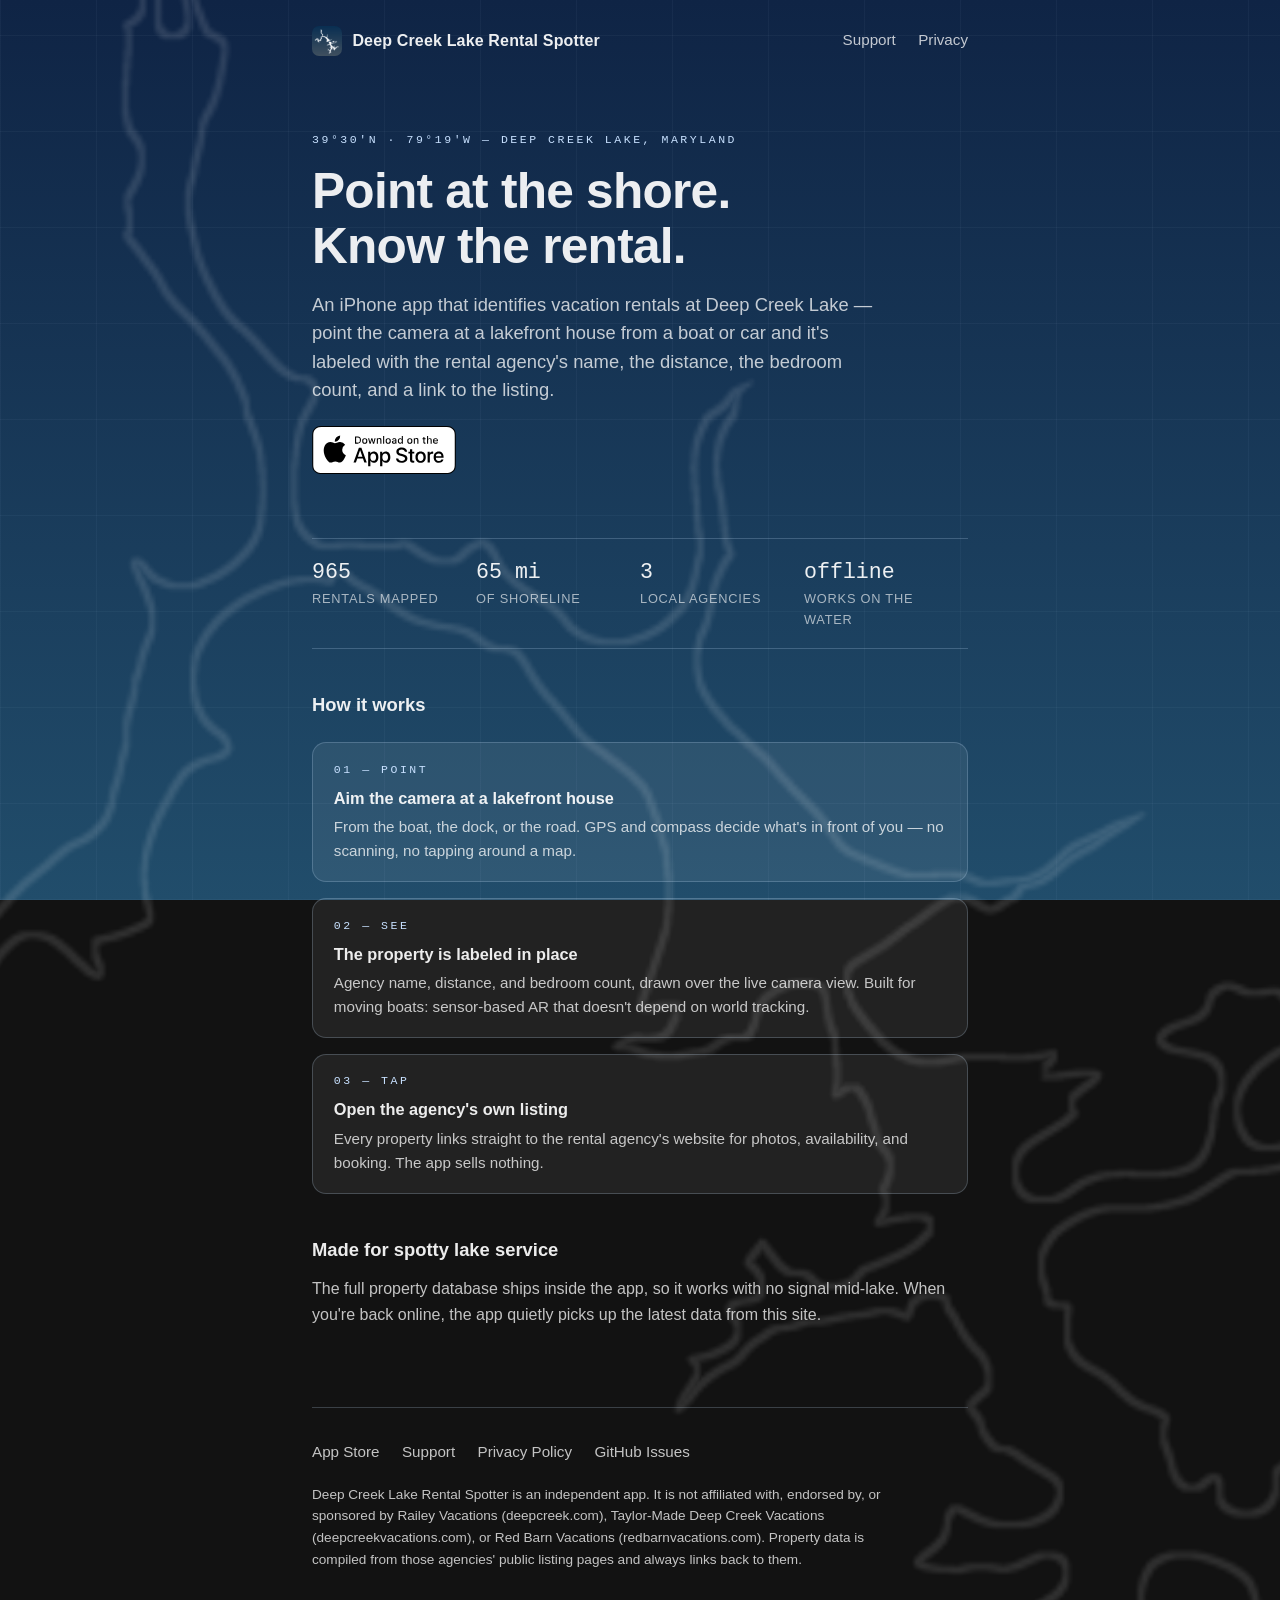
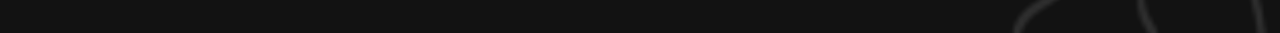
<file: index.html>
<!DOCTYPE html>
<html lang="en">
<head>
<meta charset="utf-8">
<meta name="viewport" content="width=device-width, initial-scale=1">
<title>Deep Creek Lake Rental Spotter</title>
<meta name="description" content="An iPhone app that identifies vacation rentals at Deep Creek Lake, MD — point the camera at lakefront properties from a boat or car.">
<meta name="theme-color" content="#0F2445">
<meta name="apple-itunes-app" content="app-id=6799663323">
<meta property="og:title" content="Deep Creek Lake Rental Spotter">
<meta property="og:description" content="Point the camera at a lakefront house and see which rental it is — from a boat or car at Deep Creek Lake, Maryland. Now on the App Store.">
<meta property="og:image" content="https://mschmidt18.github.io/deep-creek-ar-site/assets/og-card.png">
<meta property="og:image:width" content="1200">
<meta property="og:image:height" content="628">
<meta property="og:image:alt" content="Deep Creek Lake Rental Spotter — download on the App Store.">
<meta property="og:type" content="website">
<meta property="og:url" content="https://mschmidt18.github.io/deep-creek-ar-site/">
<meta name="twitter:card" content="summary_large_image">
<link rel="icon" type="image/png" href="assets/favicon.png">
<link rel="apple-touch-icon" href="assets/apple-touch-icon.png">
<link rel="stylesheet" href="assets/styles.css">
</head>
<body>
<img class="lake-watermark" src="assets/lake-hero.png" alt="" aria-hidden="true">

<div class="page">
  <header class="site-header">
    <a class="brand" href="./"><img src="assets/apple-touch-icon.png" alt="">Deep Creek Lake Rental Spotter</a>
    <nav class="site-nav">
      <a href="support/">Support</a>
      <a href="privacy/">Privacy</a>
    </nav>
  </header>

  <main>
    <section class="hero">
      <p class="kicker rise">39°30′N · 79°19′W — Deep Creek Lake, Maryland</p>
      <h1 class="rise">Point at the shore.<br>Know the rental.</h1>
      <p class="lede rise">An iPhone app that identifies vacation rentals at Deep Creek Lake — point the
      camera at a lakefront house from a boat or car and it's labeled with the rental
      agency's name, the distance, the bedroom count, and a link to the listing.</p>
      <div class="cta rise">
        <a class="badge-link" href="https://apps.apple.com/us/app/deep-creek-lake-rental-spotter/id6799663323?itscg=30200&amp;itsct=apps_box_badge&amp;mttnsubad=6799663323">
          <img src="assets/app-store-badge.svg" alt="Download on the App Store" width="144" height="48">
        </a>
      </div>
    </section>

    <dl class="stats">
      <div><dt id="rental-count">~980</dt><dd>rentals mapped</dd></div>
      <div><dt>65 mi</dt><dd>of shoreline</dd></div>
      <div><dt>3</dt><dd>local agencies</dd></div>
      <div><dt>offline</dt><dd>works on the water</dd></div>
    </dl>

    <section>
      <h2>How it works</h2>
      <ol class="steps">
        <li>
          <span class="num">01 — POINT</span>
          <h3>Aim the camera at a lakefront house</h3>
          <p>From the boat, the dock, or the road. GPS and compass decide what's in
          front of you — no scanning, no tapping around a map.</p>
        </li>
        <li>
          <span class="num">02 — SEE</span>
          <h3>The property is labeled in place</h3>
          <p>Agency name, distance, and bedroom count, drawn over the live camera
          view. Built for moving boats: sensor-based AR that doesn't depend on
          world tracking.</p>
        </li>
        <li>
          <span class="num">03 — TAP</span>
          <h3>Open the agency's own listing</h3>
          <p>Every property links straight to the rental agency's website for photos,
          availability, and booking. The app sells nothing.</p>
        </li>
      </ol>
    </section>

    <section>
      <h2>Made for spotty lake service</h2>
      <p>The full property database ships inside the app, so it works with no signal
      mid-lake. When you're back online, the app quietly picks up the latest data
      from this site.</p>
    </section>
  </main>

  <footer class="site-footer">
    <nav>
      <a href="https://apps.apple.com/us/app/deep-creek-lake-rental-spotter/id6799663323?itscg=30200&amp;itsct=apps_box_badge&amp;mttnsubad=6799663323">App Store</a>
      <a href="support/">Support</a>
      <a href="privacy/">Privacy Policy</a>
      <a href="https://github.com/mschmidt18/deep-creek-ar-site/issues">GitHub Issues</a>
    </nav>
    <p class="fineprint">Deep Creek Lake Rental Spotter is an independent app. It is not affiliated with,
    endorsed by, or sponsored by Railey Vacations (deepcreek.com), Taylor-Made Deep
    Creek Vacations (deepcreekvacations.com), or Red Barn Vacations
    (redbarnvacations.com). Property data is compiled from those agencies' public
    listing pages and always links back to them.</p>
  </footer>
</div>

<script>
/* The "rentals mapped" stat mirrors data/properties-v2.json — the same hosted
   dataset the app polls — so publishing a new dataset updates it with no page
   edit. The approximate figure in the markup stands whenever the fetch or JS
   is unavailable. */
fetch("data/properties-v2.json")
  .then(function (r) { return r.ok ? r.json() : Promise.reject(); })
  .then(function (d) {
    if (Array.isArray(d.properties) && d.properties.length > 0) {
      document.getElementById("rental-count").textContent =
        d.properties.length.toLocaleString("en-US");
    }
  })
  .catch(function () {});
</script>
</body>
</html>
</file>
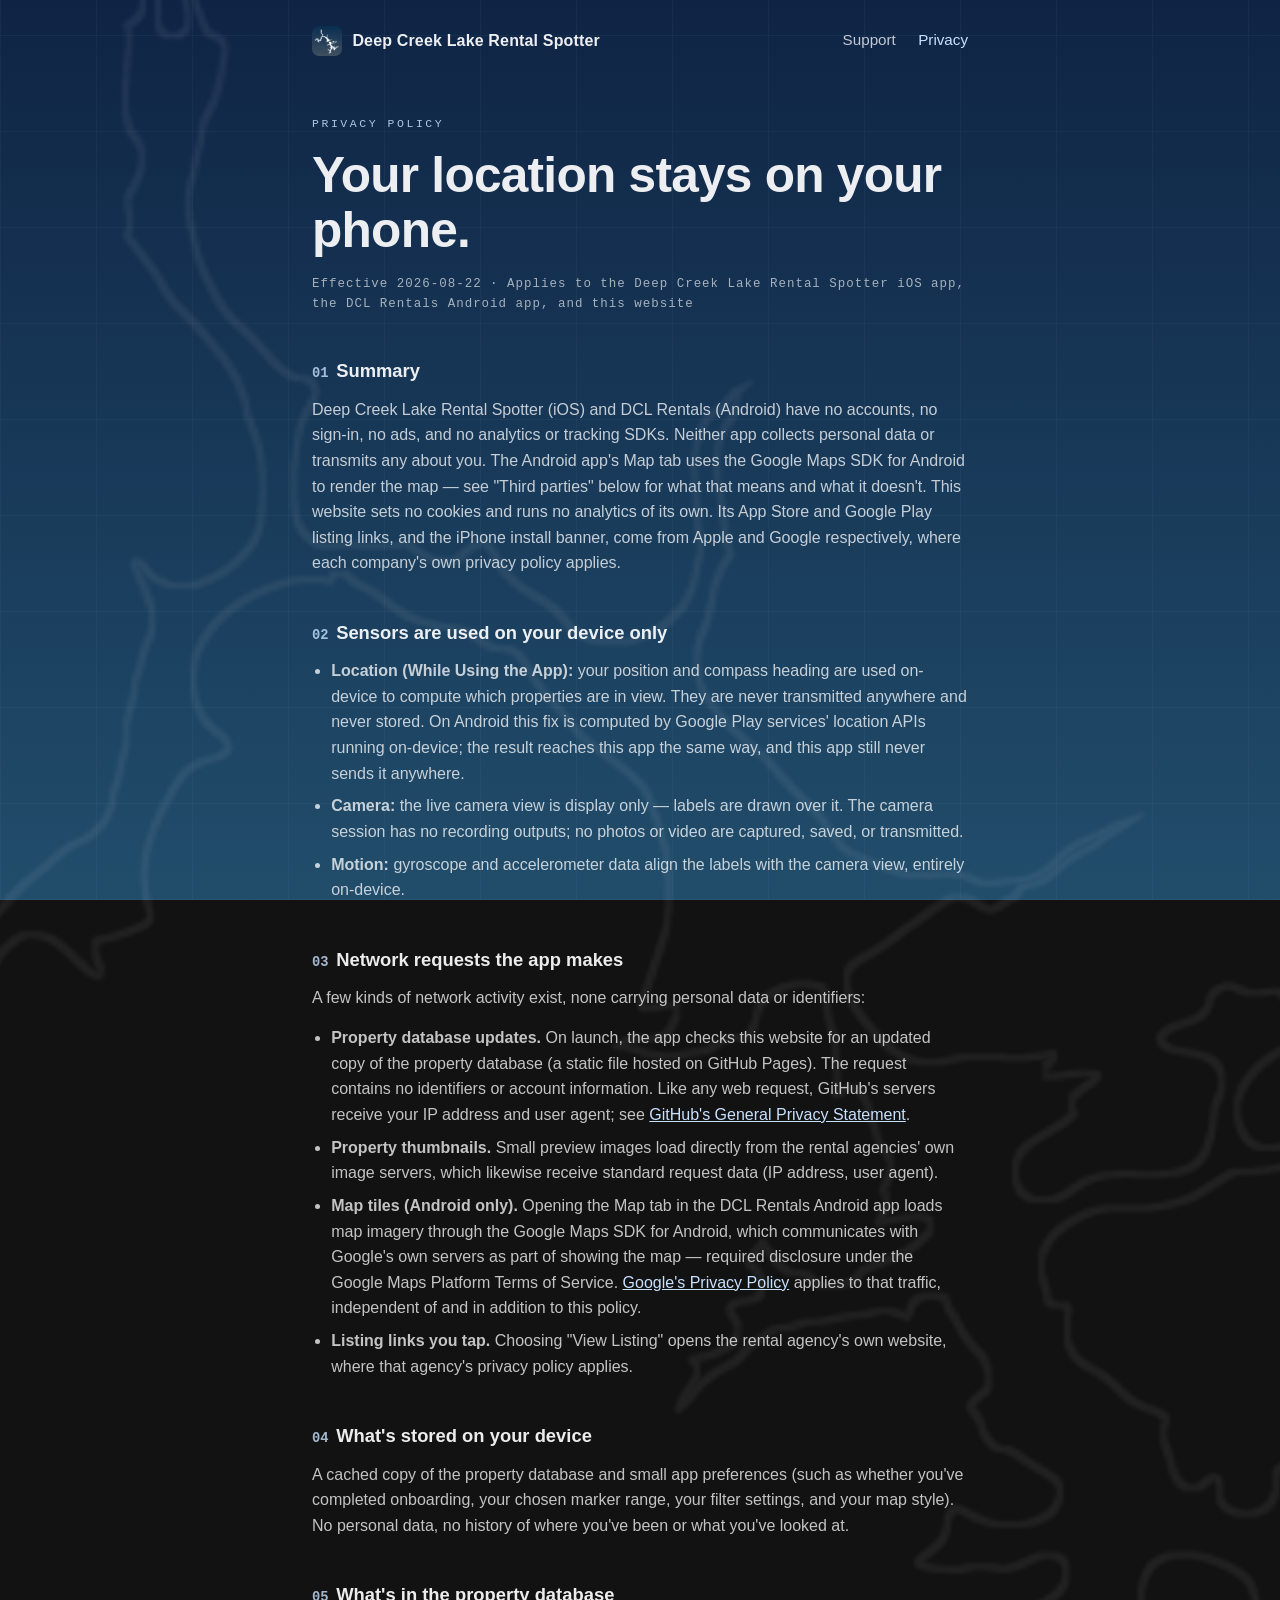
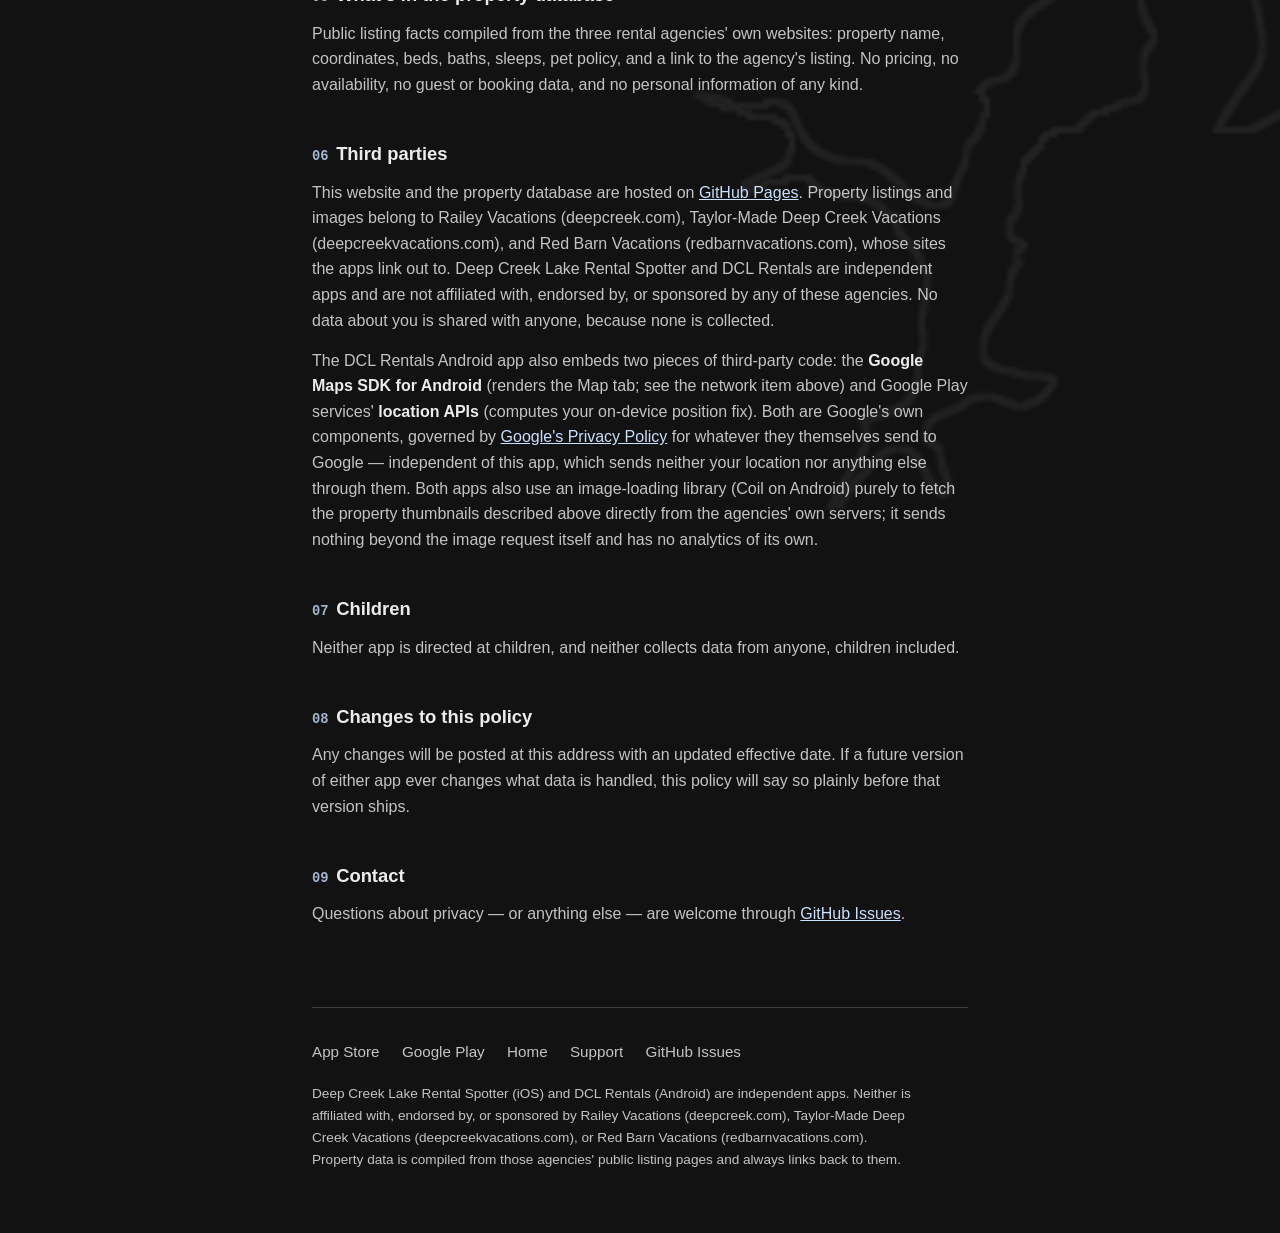
<file: privacy/index.html>
<!DOCTYPE html>
<html lang="en">
<head>
<meta charset="utf-8">
<meta name="viewport" content="width=device-width, initial-scale=1">
<title>Privacy Policy — Deep Creek Lake Rental Spotter &amp; DCL Rentals</title>
<meta name="description" content="Privacy policy for the Deep Creek Lake Rental Spotter iPhone app and the DCL Rentals Android app: no accounts, no analytics or tracking SDKs, no personal data collected.">
<meta name="theme-color" content="#0F2445">
<meta name="apple-itunes-app" content="app-id=6799663323">
<meta name="google-play-app" content="app-id=co.schmatt.dclrentals">
<link rel="icon" type="image/png" href="../assets/favicon.png">
<link rel="apple-touch-icon" href="../assets/apple-touch-icon.png">
<link rel="stylesheet" href="../assets/styles.css">
</head>
<body>
<img class="lake-watermark faint" src="../assets/lake-hero.png" alt="" aria-hidden="true">

<div class="page">
  <header class="site-header">
    <a class="brand" href="../"><img src="../assets/apple-touch-icon.png" alt="">Deep Creek Lake Rental Spotter</a>
    <nav class="site-nav">
      <a href="../support/">Support</a>
      <a href="./" aria-current="page">Privacy</a>
    </nav>
  </header>

  <main class="doc">
    <p class="kicker">Privacy Policy</p>
    <h1>Your location stays on your phone.</h1>
    <p class="doc-meta">Effective 2026-08-22 · Applies to the Deep Creek Lake Rental Spotter iOS app, the DCL Rentals Android app, and this website</p>

    <h2><span class="index">01</span>Summary</h2>
    <p>Deep Creek Lake Rental Spotter (iOS) and DCL Rentals (Android) have no accounts, no
    sign-in, no ads, and no analytics or tracking SDKs. Neither app collects personal data or
    transmits any about you. The Android app's Map tab uses the Google Maps SDK for Android to
    render the map — see "Third parties" below for what that means and what it doesn't. This
    website sets no cookies and runs no analytics of its own. Its App Store and Google Play
    listing links, and the iPhone install banner, come from Apple and Google respectively, where
    each company's own privacy policy applies.</p>

    <h2><span class="index">02</span>Sensors are used on your device only</h2>
    <ul>
      <li><strong>Location (While Using the App):</strong> your position and compass heading are
      used on-device to compute which properties are in view. They are never transmitted anywhere
      and never stored. On Android this fix is computed by Google Play services' location APIs
      running on-device; the result reaches this app the same way, and this app still never sends
      it anywhere.</li>
      <li><strong>Camera:</strong> the live camera view is display only — labels are drawn over
      it. The camera session has no recording outputs; no photos or video are captured, saved, or
      transmitted.</li>
      <li><strong>Motion:</strong> gyroscope and accelerometer data align the labels with the
      camera view, entirely on-device.</li>
    </ul>

    <h2><span class="index">03</span>Network requests the app makes</h2>
    <p>A few kinds of network activity exist, none carrying personal data or identifiers:</p>
    <ul>
      <li><strong>Property database updates.</strong> On launch, the app checks this website for
      an updated copy of the property database (a static file hosted on GitHub Pages). The
      request contains no identifiers or account information. Like any web request, GitHub's
      servers receive your IP address and user agent; see <a href="https://docs.github.com/en/site-policy/privacy-policies/github-general-privacy-statement">GitHub's
      General Privacy Statement</a>.</li>
      <li><strong>Property thumbnails.</strong> Small preview images load directly from the
      rental agencies' own image servers, which likewise receive standard request data (IP
      address, user agent).</li>
      <li><strong>Map tiles (Android only).</strong> Opening the Map tab in the DCL Rentals
      Android app loads map imagery through the Google Maps SDK for Android, which communicates
      with Google's own servers as part of showing the map — required disclosure under the Google
      Maps Platform Terms of Service. <a href="https://policies.google.com/privacy">Google's
      Privacy Policy</a> applies to that traffic, independent of and in addition to this policy.</li>
      <li><strong>Listing links you tap.</strong> Choosing "View Listing" opens the rental
      agency's own website, where that agency's privacy policy applies.</li>
    </ul>

    <h2><span class="index">04</span>What's stored on your device</h2>
    <p>A cached copy of the property database and small app preferences (such as whether you've
    completed onboarding, your chosen marker range, your filter settings, and your map style). No
    personal data, no history of where you've been or what you've looked at.</p>

    <h2><span class="index">05</span>What's in the property database</h2>
    <p>Public listing facts compiled from the three rental agencies' own websites: property name,
    coordinates, beds, baths, sleeps, pet policy, and a link to the agency's listing. No pricing,
    no availability, no guest or booking data, and no personal information of any kind.</p>

    <h2><span class="index">06</span>Third parties</h2>
    <p>This website and the property database are hosted on
    <a href="https://pages.github.com">GitHub Pages</a>. Property listings and images belong to
    Railey Vacations (deepcreek.com), Taylor-Made Deep Creek Vacations (deepcreekvacations.com),
    and Red Barn Vacations (redbarnvacations.com), whose sites the apps link out to. Deep Creek
    Lake Rental Spotter and DCL Rentals are independent apps and are not affiliated with,
    endorsed by, or sponsored by any of these agencies. No data about you is shared with anyone,
    because none is collected.</p>
    <p>The DCL Rentals Android app also embeds two pieces of third-party code: the <strong>Google
    Maps SDK for Android</strong> (renders the Map tab; see the network item above) and Google
    Play services' <strong>location APIs</strong> (computes your on-device position fix). Both are
    Google's own components, governed by <a href="https://policies.google.com/privacy">Google's
    Privacy Policy</a> for whatever they themselves send to Google — independent of this app,
    which sends neither your location nor anything else through them. Both apps also use an
    image-loading library (Coil on Android) purely to fetch the property thumbnails described
    above directly from the agencies' own servers; it sends nothing beyond the image request
    itself and has no analytics of its own.</p>

    <h2><span class="index">07</span>Children</h2>
    <p>Neither app is directed at children, and neither collects data from anyone, children
    included.</p>

    <h2><span class="index">08</span>Changes to this policy</h2>
    <p>Any changes will be posted at this address with an updated effective date. If a future
    version of either app ever changes what data is handled, this policy will say so plainly
    before that version ships.</p>

    <h2><span class="index">09</span>Contact</h2>
    <p>Questions about privacy — or anything else — are welcome through
    <a href="https://github.com/mschmidt18/deep-creek-ar-site/issues">GitHub Issues</a>.</p>
  </main>

  <footer class="site-footer">
    <nav>
      <a href="https://apps.apple.com/us/app/deep-creek-lake-rental-spotter/id6799663323?itscg=30200&amp;itsct=apps_box_badge&amp;mttnsubad=6799663323">App Store</a>
      <a href="https://play.google.com/store/apps/details?id=co.schmatt.dclrentals">Google Play</a>
      <a href="../">Home</a>
      <a href="../support/">Support</a>
      <a href="https://github.com/mschmidt18/deep-creek-ar-site/issues">GitHub Issues</a>
    </nav>
    <p class="fineprint">Deep Creek Lake Rental Spotter (iOS) and DCL Rentals (Android) are
    independent apps. Neither is affiliated with, endorsed by, or sponsored by Railey Vacations
    (deepcreek.com), Taylor-Made Deep Creek Vacations (deepcreekvacations.com), or Red Barn
    Vacations (redbarnvacations.com). Property data is compiled from those agencies' public
    listing pages and always links back to them.</p>
  </footer>
</div>
</body>
</html>
</file>
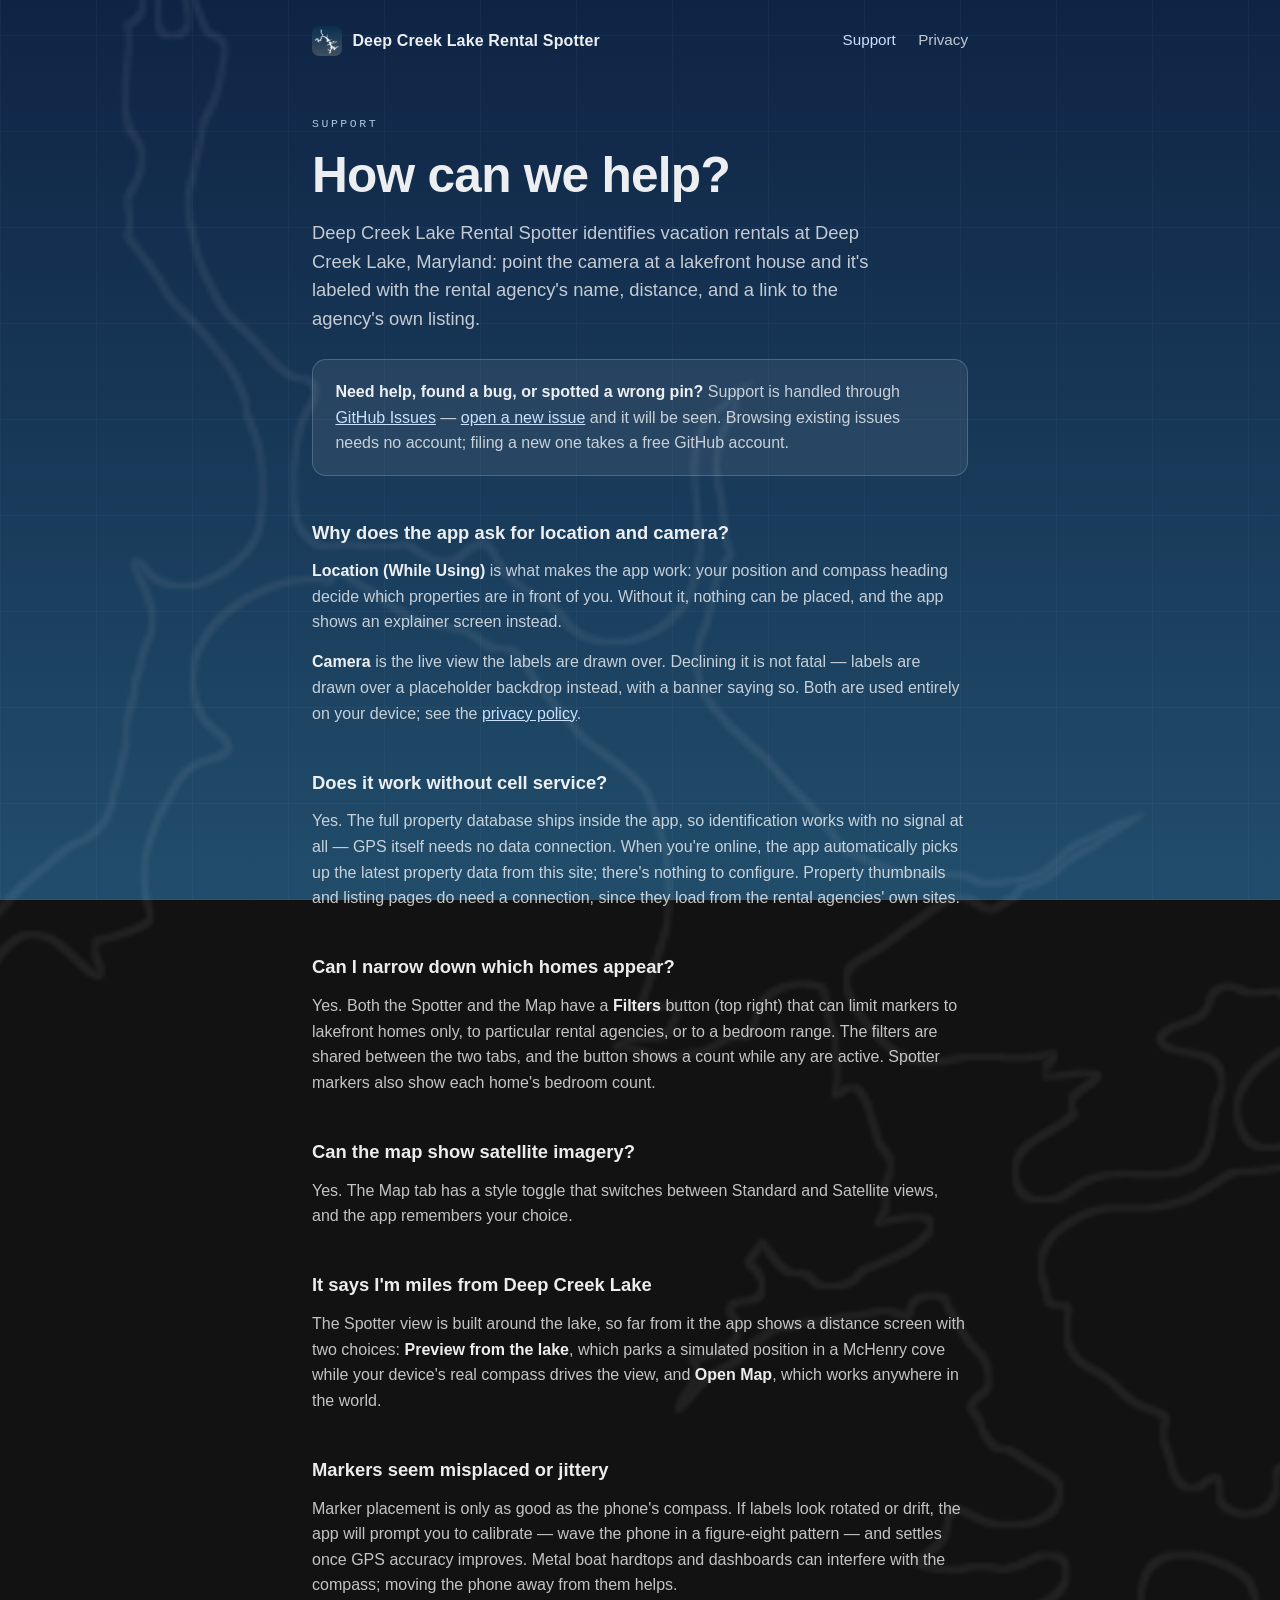
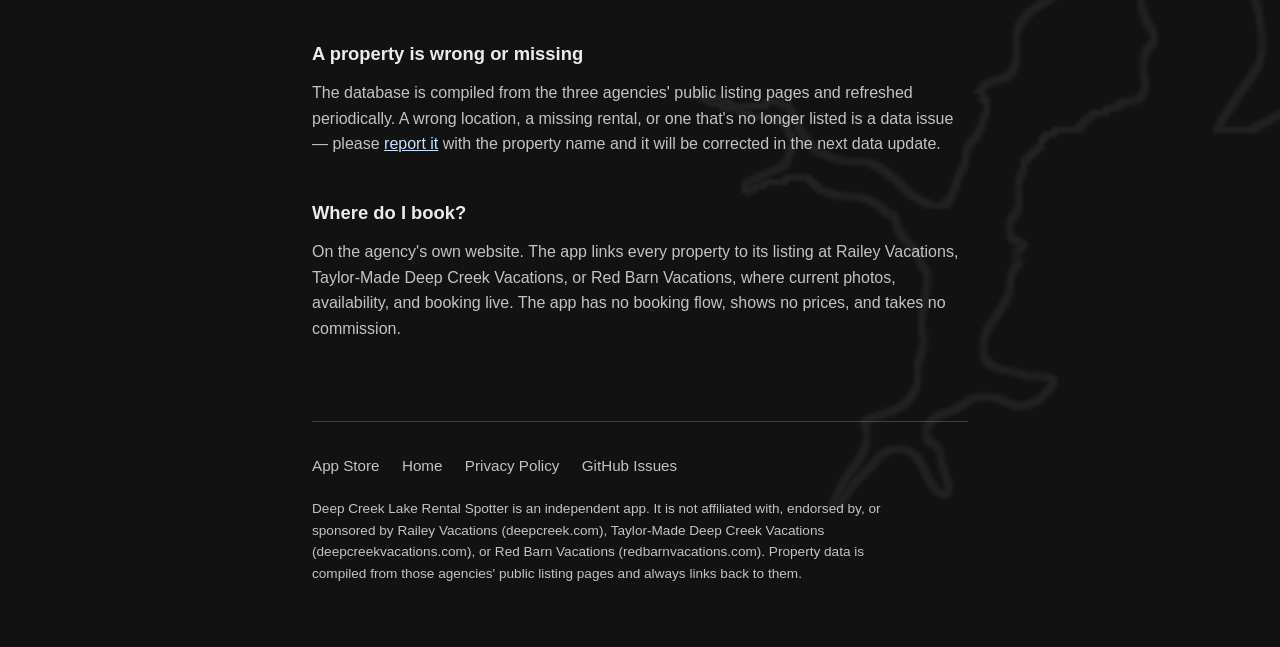
<file: support/index.html>
<!DOCTYPE html>
<html lang="en">
<head>
<meta charset="utf-8">
<meta name="viewport" content="width=device-width, initial-scale=1">
<title>Support — Deep Creek Lake Rental Spotter</title>
<meta name="description" content="Support and frequently asked questions for the Deep Creek Lake Rental Spotter iPhone app.">
<meta name="theme-color" content="#0F2445">
<meta name="apple-itunes-app" content="app-id=6799663323">
<link rel="icon" type="image/png" href="../assets/favicon.png">
<link rel="apple-touch-icon" href="../assets/apple-touch-icon.png">
<link rel="stylesheet" href="../assets/styles.css">
</head>
<body>
<img class="lake-watermark faint" src="../assets/lake-hero.png" alt="" aria-hidden="true">

<div class="page">
  <header class="site-header">
    <a class="brand" href="../"><img src="../assets/apple-touch-icon.png" alt="">Deep Creek Lake Rental Spotter</a>
    <nav class="site-nav">
      <a href="./" aria-current="page">Support</a>
      <a href="../privacy/">Privacy</a>
    </nav>
  </header>

  <main class="doc">
    <p class="kicker">Support</p>
    <h1>How can we help?</h1>
    <p class="lede">Deep Creek Lake Rental Spotter identifies vacation rentals at Deep Creek Lake,
    Maryland: point the camera at a lakefront house and it's labeled with the rental
    agency's name, distance, and a link to the agency's own listing.</p>

    <div class="card">
      <p><strong>Need help, found a bug, or spotted a wrong pin?</strong>
      Support is handled through
      <a href="https://github.com/mschmidt18/deep-creek-ar-site/issues">GitHub Issues</a> —
      <a href="https://github.com/mschmidt18/deep-creek-ar-site/issues/new">open a new issue</a>
      and it will be seen. Browsing existing issues needs no account; filing a new one
      takes a free GitHub account.</p>
    </div>

    <h2>Why does the app ask for location and camera?</h2>
    <p><strong>Location (While Using)</strong> is what makes the app work: your position and
    compass heading decide which properties are in front of you. Without it, nothing
    can be placed, and the app shows an explainer screen instead.</p>
    <p><strong>Camera</strong> is the live view the labels are drawn over. Declining it is not
    fatal — labels are drawn over a placeholder backdrop instead, with a banner
    saying so. Both are used entirely on your device; see the
    <a href="../privacy/">privacy policy</a>.</p>

    <h2>Does it work without cell service?</h2>
    <p>Yes. The full property database ships inside the app, so identification works
    with no signal at all — GPS itself needs no data connection. When you're online,
    the app automatically picks up the latest property data from this site; there's
    nothing to configure. Property thumbnails and listing pages do need a
    connection, since they load from the rental agencies' own sites.</p>

    <h2>Can I narrow down which homes appear?</h2>
    <p>Yes. Both the Spotter and the Map have a <strong>Filters</strong> button (top
    right) that can limit markers to lakefront homes only, to particular rental
    agencies, or to a bedroom range. The filters are shared between the two tabs,
    and the button shows a count while any are active. Spotter markers also show
    each home's bedroom count.</p>

    <h2>Can the map show satellite imagery?</h2>
    <p>Yes. The Map tab has a style toggle that switches between Standard and
    Satellite views, and the app remembers your choice.</p>

    <h2>It says I'm miles from Deep Creek Lake</h2>
    <p>The Spotter view is built around the lake, so far from it the app shows a
    distance screen with two choices: <strong>Preview from the lake</strong>, which parks a
    simulated position in a McHenry cove while your device's real compass drives the
    view, and <strong>Open Map</strong>, which works anywhere in the world.</p>

    <h2>Markers seem misplaced or jittery</h2>
    <p>Marker placement is only as good as the phone's compass. If labels look
    rotated or drift, the app will prompt you to calibrate — wave the phone in a
    figure-eight pattern — and settles once GPS accuracy improves. Metal boat
    hardtops and dashboards can interfere with the compass; moving the phone away
    from them helps.</p>

    <h2>A property is wrong or missing</h2>
    <p>The database is compiled from the three agencies' public listing pages and
    refreshed periodically. A wrong location, a missing rental, or one that's no
    longer listed is a data issue — please
    <a href="https://github.com/mschmidt18/deep-creek-ar-site/issues/new">report it</a>
    with the property name and it will be corrected in the next data update.</p>

    <h2>Where do I book?</h2>
    <p>On the agency's own website. The app links every property to its listing at
    Railey Vacations, Taylor-Made Deep Creek Vacations, or Red Barn Vacations,
    where current photos, availability, and booking live. The app has no booking
    flow, shows no prices, and takes no commission.</p>
  </main>

  <footer class="site-footer">
    <nav>
      <a href="https://apps.apple.com/us/app/deep-creek-lake-rental-spotter/id6799663323?itscg=30200&amp;itsct=apps_box_badge&amp;mttnsubad=6799663323">App Store</a>
      <a href="../">Home</a>
      <a href="../privacy/">Privacy Policy</a>
      <a href="https://github.com/mschmidt18/deep-creek-ar-site/issues">GitHub Issues</a>
    </nav>
    <p class="fineprint">Deep Creek Lake Rental Spotter is an independent app. It is not affiliated with,
    endorsed by, or sponsored by Railey Vacations (deepcreek.com), Taylor-Made Deep
    Creek Vacations (deepcreekvacations.com), or Red Barn Vacations
    (redbarnvacations.com). Property data is compiled from those agencies' public
    listing pages and always links back to them.</p>
  </footer>
</div>
</body>
</html>
</file>
<file: assets/styles.css>
/* Deep Creek Lake Rental Spotter — site stylesheet.
   Pure CSS, no external resources: everything the page renders is served from
   this origin. The only JS is the landing page's inline snippet that reads the
   rental count from the hosted dataset (same origin).
   Palette and composition follow the app's lake branding:
   navy gradient #0F2445→#214D6B, moonlight #C8E1FF, white alpha ramp,
   shoreline silhouette watermark. */

:root {
  --navy-top: #0F2445;
  --navy-bottom: #214D6B;
  --moon: #C8E1FF;
  --ink: rgba(255, 255, 255, 0.92);
  --ink-soft: rgba(255, 255, 255, 0.75);
  --ink-faint: rgba(255, 255, 255, 0.62);
  --hairline: rgba(200, 225, 255, 0.22);
  --frost: rgba(255, 255, 255, 0.07);
  --mono: ui-monospace, "SF Mono", SFMono-Regular, Menlo, monospace;
}

* { margin: 0; padding: 0; box-sizing: border-box; }

html { color-scheme: dark; }

body {
  font-family: -apple-system, BlinkMacSystemFont, "SF Pro Text", "Helvetica Neue", sans-serif;
  color: var(--ink);
  background: fixed linear-gradient(180deg, var(--navy-top) 0%, var(--navy-bottom) 100%);
  min-height: 100vh;
  line-height: 1.6;
  -webkit-font-smoothing: antialiased;
}

/* Faint chart graticule over the gradient — a nautical-chart texture, not a UI grid. */
body::before {
  content: "";
  position: fixed;
  inset: 0;
  z-index: -2;
  background:
    repeating-linear-gradient(0deg, rgba(200, 225, 255, 0.045) 0 1px, transparent 1px 96px),
    repeating-linear-gradient(90deg, rgba(200, 225, 255, 0.045) 0 1px, transparent 1px 96px);
  pointer-events: none;
}

/* Shoreline silhouette watermark, composed like the app's far-from-lake screen:
   oversized, hanging off the top-left, ghost-faint. */
.lake-watermark {
  position: fixed;
  z-index: -1;
  top: -6vh;
  left: -30vw;
  width: 166vw;
  max-width: none;
  opacity: 0.13;
  pointer-events: none;
  user-select: none;
}
.lake-watermark.faint { opacity: 0.07; }

.page {
  max-width: 44rem;
  margin: 0 auto;
  padding: 0 1.5rem;
}

/* ---------- header / footer ---------- */

.site-header {
  display: flex;
  align-items: center;
  justify-content: space-between;
  gap: 1rem;
  padding: 1.6rem 0 1.2rem;
}

.brand {
  display: flex;
  align-items: center;
  gap: 0.65rem;
  text-decoration: none;
  color: var(--ink);
  font-weight: 600;
  letter-spacing: 0.01em;
}
.brand img {
  width: 30px;
  height: 30px;
  border-radius: 7px;
  display: block;
}

.site-nav {
  display: flex;
  gap: 1.4rem;
  font-size: 0.95rem;
}
.site-nav a {
  color: var(--ink-soft);
  text-decoration: none;
}
.site-nav a:hover, .site-nav a[aria-current="page"] { color: var(--moon); }

.site-footer {
  margin-top: 5rem;
  padding: 2rem 0 3rem;
  border-top: 1px solid var(--hairline);
  font-size: 0.85rem;
  color: var(--ink-faint);
}
.site-footer nav {
  display: flex;
  flex-wrap: wrap;
  gap: 1.4rem;
  margin-bottom: 1.2rem;
  font-size: 0.95rem;
}
.site-footer nav a { color: var(--ink-soft); text-decoration: none; }
.site-footer nav a:hover { color: var(--moon); }
.site-footer .fineprint { max-width: 38rem; }

/* ---------- shared text elements ---------- */

a { color: var(--moon); }
a:focus-visible, .site-nav a:focus-visible, .site-footer nav a:focus-visible {
  outline: 2px solid var(--moon);
  outline-offset: 3px;
  border-radius: 2px;
}

.kicker {
  font-family: var(--mono);
  font-size: 0.72rem;
  letter-spacing: 0.22em;
  text-transform: uppercase;
  color: var(--moon);
  opacity: 0.85;
}

h1 {
  font-size: clamp(2.1rem, 6vw, 3.1rem);
  line-height: 1.12;
  letter-spacing: -0.015em;
  font-weight: 700;
  margin: 0.7rem 0 1rem;
}

h2 {
  font-size: 1.15rem;
  font-weight: 650;
  margin: 2.6rem 0 0.7rem;
}

h2 .index {
  font-family: var(--mono);
  font-size: 0.75em;
  color: var(--moon);
  opacity: 0.8;
  margin-right: 0.55em;
}

p { color: var(--ink-soft); margin-bottom: 0.9rem; }
p strong { color: var(--ink); font-weight: 600; }
ul { margin: 0 0 0.9rem 1.2rem; color: var(--ink-soft); }
li { margin-bottom: 0.45rem; }

.lede {
  font-size: 1.15rem;
  line-height: 1.55;
  max-width: 36rem;
}

/* ---------- landing ---------- */

.hero { padding: 3.5rem 0 1rem; }

/* App Store call to action. The badge is Apple's own artwork, kept in
   assets/app-store-badge.svg rather than hotlinked from Apple's CDN, so the page
   has no external render dependency and the badge can't shift layout on load.
   Per Apple's identity guidelines it is never recolored, cropped, or animated,
   is kept at its native 119.664:40 aspect, and carries clear space of at least
   10% of its height on every side. */
.cta {
  display: flex;              /* not inline flow: no line-box gap under the badge */
  align-items: flex-start;
  margin-top: 1.3rem;
}

.badge-link {
  display: inline-block;
  line-height: 0;
  padding: 5px;            /* >= 10% of the 48px badge height, on all sides */
  margin: -5px;            /* keeps the visual edge aligned with the text above */
  border-radius: 12px;
}
.badge-link img {
  display: block;
  width: 144px;
  height: 48px;
}
.badge-link:focus-visible {
  outline: 2px solid var(--moon);
  outline-offset: 0;
}

.stats {
  display: flex;
  flex-wrap: wrap;
  gap: 0;
  margin: 3rem 0 0;
  border-top: 1px solid var(--hairline);
  border-bottom: 1px solid var(--hairline);
}
.stats div {
  flex: 1 1 8rem;
  padding: 1rem 1.2rem 1.1rem 0;
}
.stats dt {
  font-family: var(--mono);
  font-size: 1.35rem;
  color: var(--ink);
}
.stats dd {
  font-size: 0.8rem;
  letter-spacing: 0.06em;
  text-transform: uppercase;
  color: var(--ink-faint);
}

.steps {
  list-style: none;
  margin: 1.4rem 0 0;
  display: grid;
  gap: 1rem;
}
.steps li {
  border: 1px solid var(--hairline);
  border-radius: 14px;
  background: var(--frost);
  padding: 1.1rem 1.3rem;
  margin: 0;
}
.steps .num {
  font-family: var(--mono);
  font-size: 0.72rem;
  letter-spacing: 0.22em;
  color: var(--moon);
  display: block;
  margin-bottom: 0.35rem;
}
.steps h3 { font-size: 1.02rem; font-weight: 650; margin-bottom: 0.25rem; }
.steps p { margin: 0; font-size: 0.95rem; }

/* Staggered load-in, landing only. */
@media (prefers-reduced-motion: no-preference) {
  .rise {
    opacity: 0;
    transform: translateY(14px);
    animation: rise 0.7s cubic-bezier(0.22, 0.9, 0.3, 1) forwards;
  }
  .rise:nth-child(2) { animation-delay: 0.08s; }
  .rise:nth-child(3) { animation-delay: 0.16s; }
  .rise:nth-child(4) { animation-delay: 0.24s; }
  @keyframes rise { to { opacity: 1; transform: none; } }
}

/* ---------- support / privacy ---------- */

.doc { padding-top: 2.5rem; }
.doc-meta {
  font-family: var(--mono);
  font-size: 0.78rem;
  letter-spacing: 0.08em;
  color: var(--ink-faint);
  margin-bottom: 2rem;
}

.card {
  border: 1px solid var(--hairline);
  border-radius: 14px;
  background: var(--frost);
  padding: 1.2rem 1.4rem;
  margin: 1.6rem 0;
}
.card p:last-child { margin-bottom: 0; }

@media (max-width: 480px) {
  .site-header { flex-direction: column; align-items: flex-start; gap: 0.8rem; }
  .stats div { flex-basis: 45%; }
}
</file>
